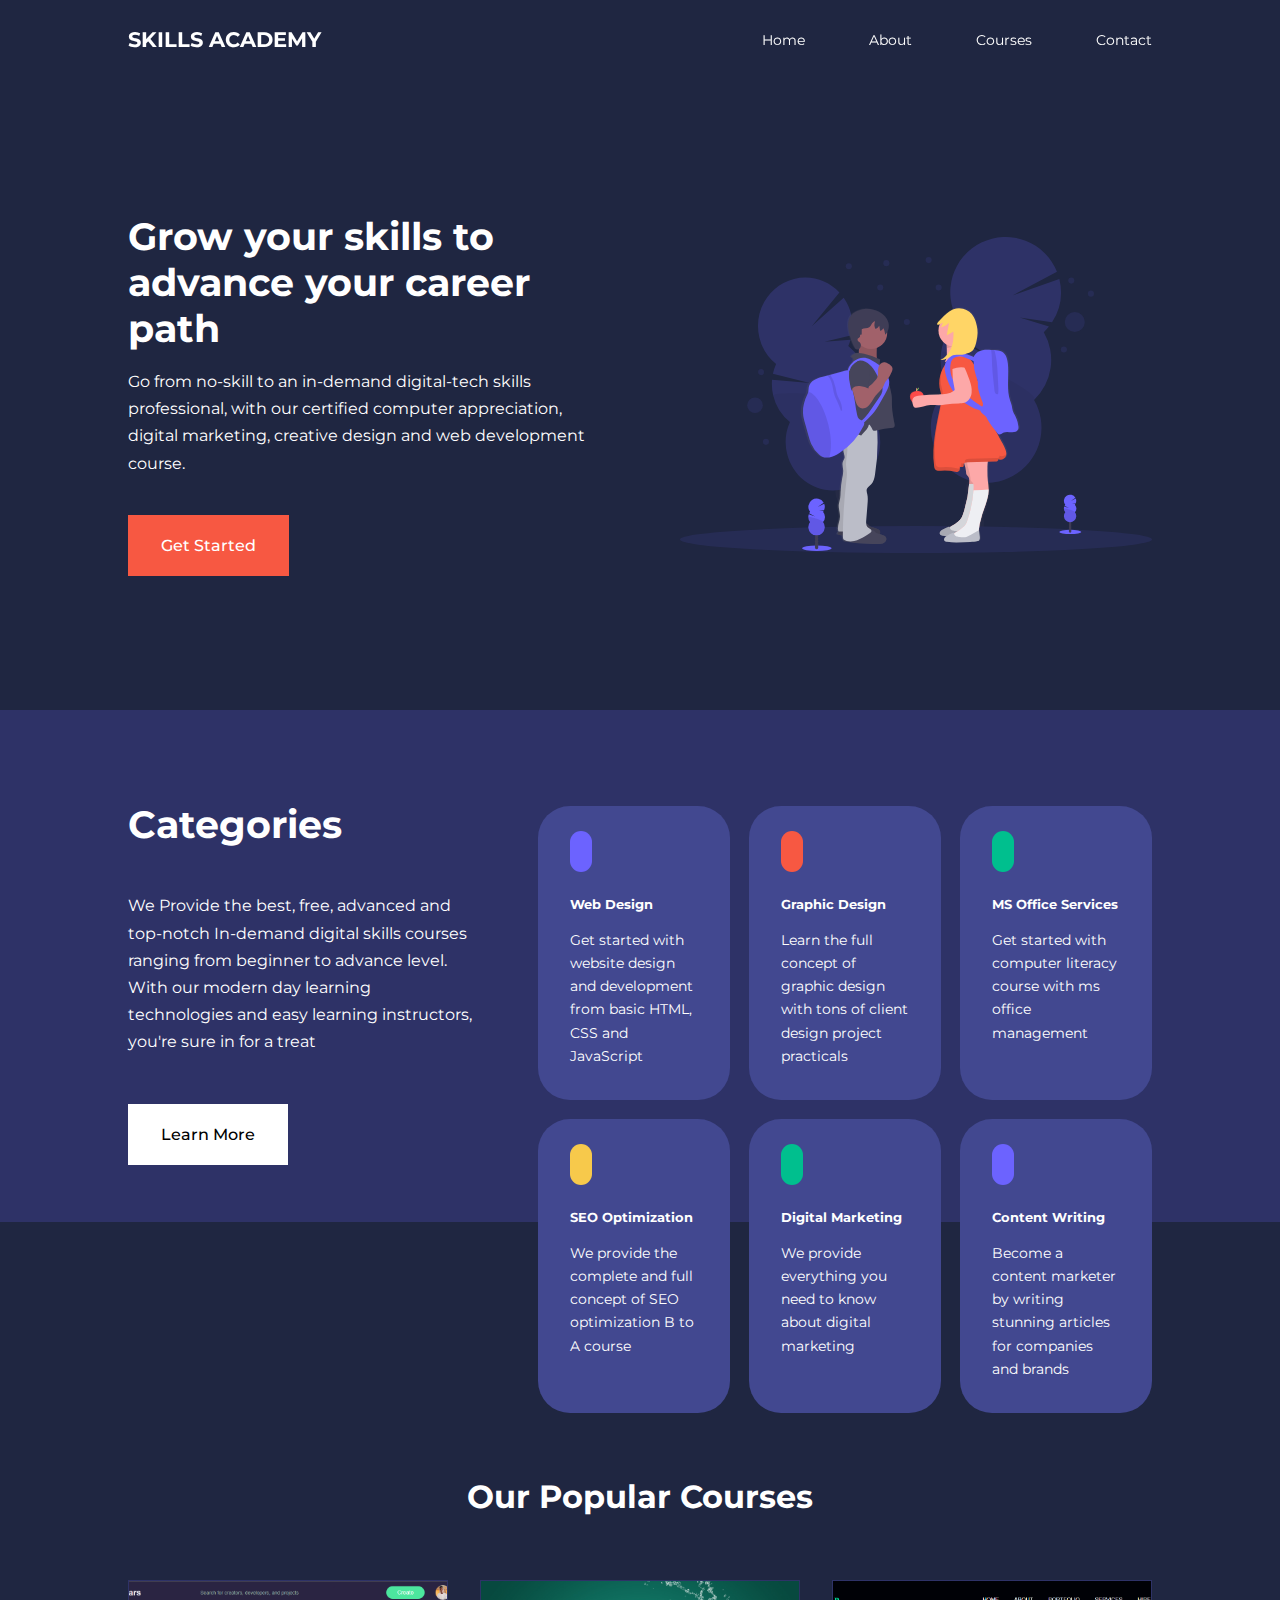
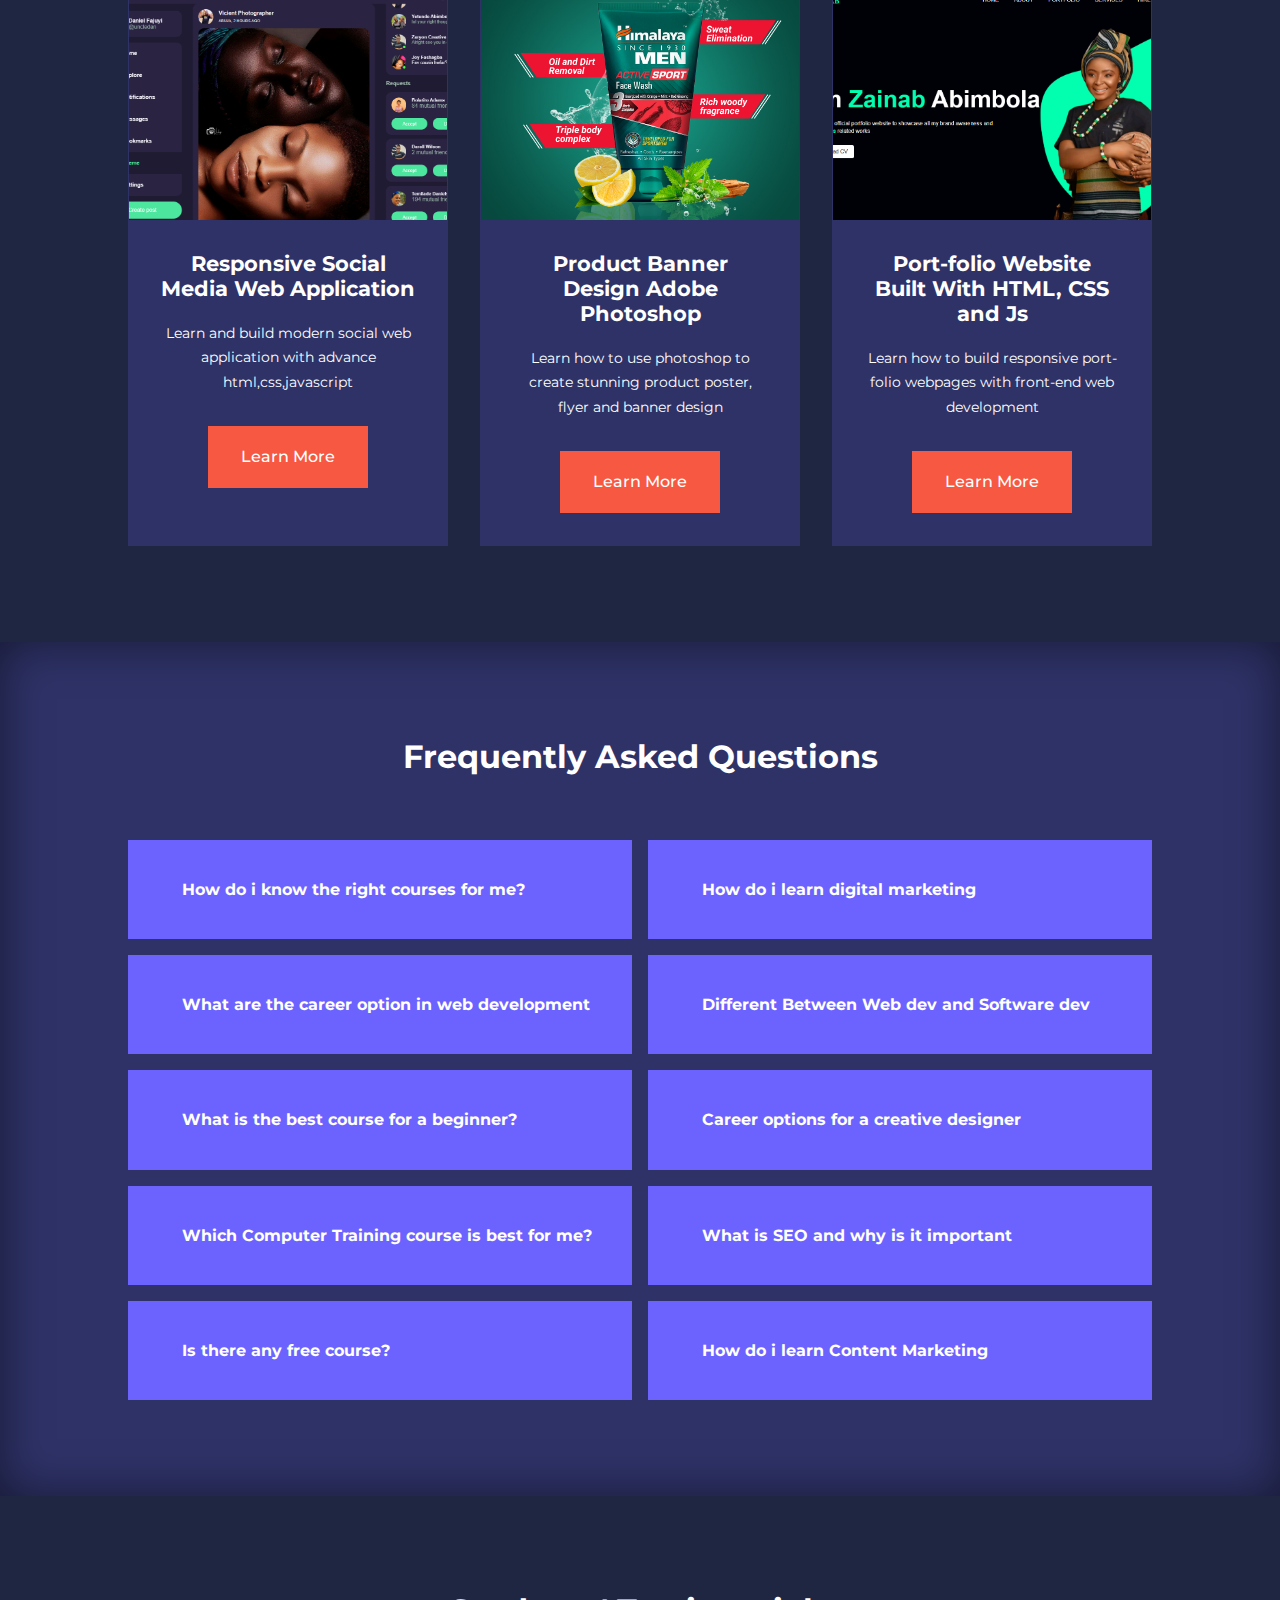
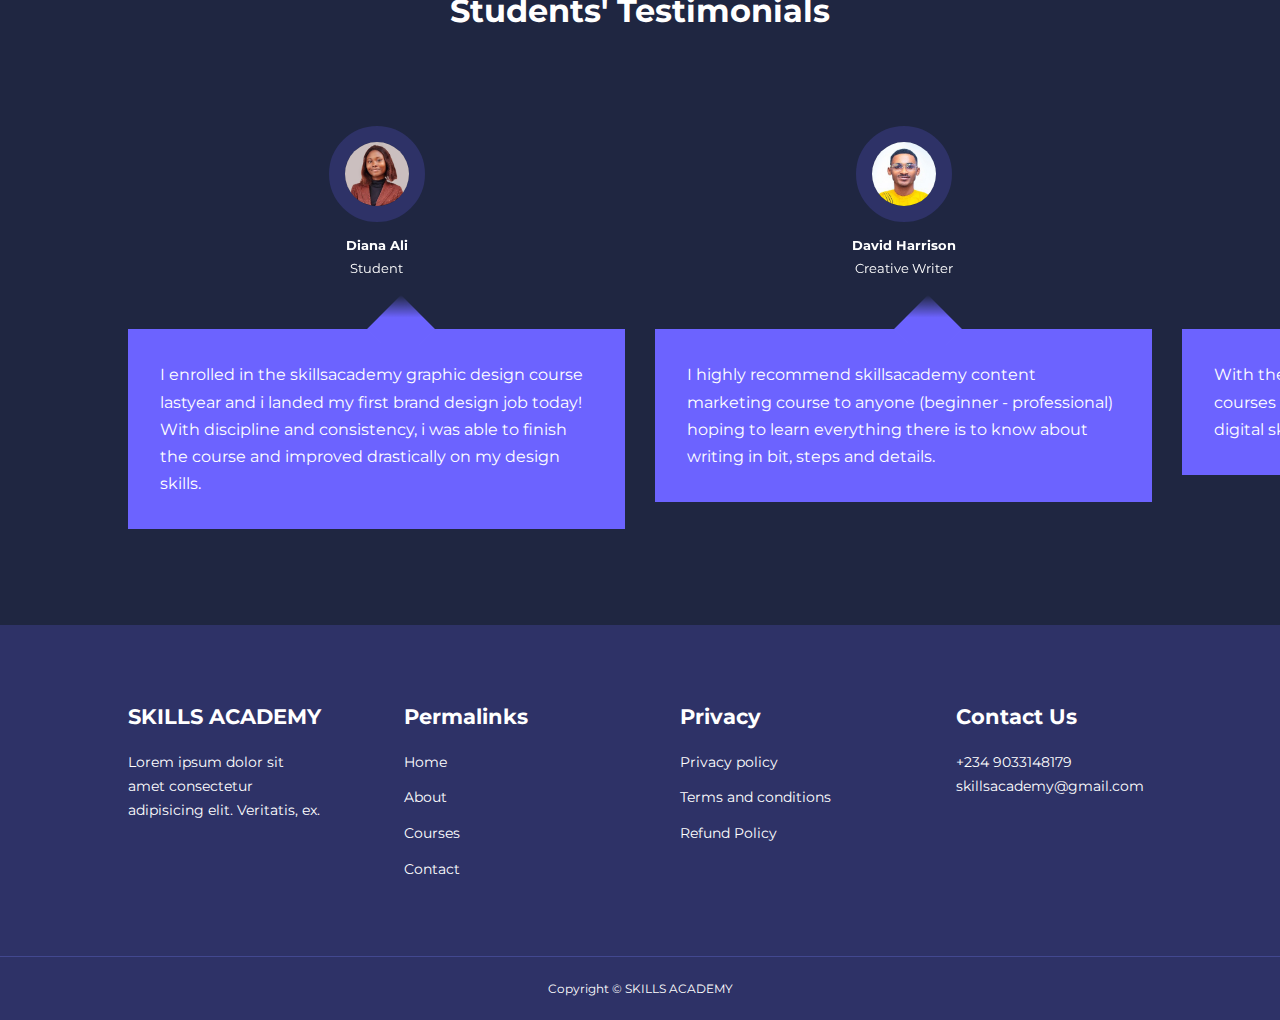
<file: Skills Academy Website Project/index.html>
<!DOCTYPE html>
<html lang="en">
<head>
    <meta charset="UTF-8">
    <meta http-equiv="X-UA-Compatible" content="IE=edge">
    <meta name="viewport" content="width=device-width, initial-scale=1.0">
    <title>Responsive Multipage Educational Website Using HTML, CSS & JavaScript</title>

    <!-- ICONSCOUT CDN -->
    <link rel="stylesheet" href="https://unicons.iconscout.com/release/v4.0.0/css/line.css">


    <!-- GOOGLE FONTS (MONTSERRAT)-->
    <link rel="preconnect" href="https://fonts.googleapis.com">
<link rel="preconnect" href="https://fonts.gstatic.com" crossorigin>
<link href="https://fonts.googleapis.com/css2?family=Montserrat:wght@300;400;500;600;700;800;900&display=swap" rel="stylesheet">

<!-- Swiper JS-->
<link
  rel="stylesheet"
  href="https://unpkg.com/swiper@8/swiper-bundle.min.css"/>


<link rel="stylesheet" href="./css/style.css">
</head>
<body>
    <nav>
        <div class="container nav__container">
            <a href="index.html"><h4>SKILLS ACADEMY</h4></a>
            <ul class="nav__menu">
                <li><a href="index.html">Home</a></li>
                <li><a href="about.html">About</a></li>
                <li><a href="courses.html">Courses</a></li>
                <li><a href="contact.html">Contact</a></li>
            </ul>
            <!--buttons settings from iconscout-->
            <button id="open-menu-btn"><i class="uil uil-bars"></i></button>
            <button id="close-menu-btn"><i class="uil uil-multiply"></i></button>
        </div> 
    </nav>
    <!--********************End Of NAVBAR***************-->



     <!--**********HEADER BEGINS***************-->
    <header>
        <div class="container header__container">
            <div class="header__left">
                <h1>Grow your skills to advance your career path</h1>
                <p>
                    Go from no-skill to an in-demand digital-tech skills professional, with our certified computer
                    appreciation, digital marketing, creative design and web development course.
                </p>
                <a href="courses.html" class="btn btn-primary">Get Started</a>
            </div>

            <div class="header__right">
                <div class="header__right.image">
                    <img src="./images/undraw_true_friends_c-94-g.svg">
                </div>
            </div>
        </div>
    </header>
    <!--**********END OF HEADER***************-->




    <!--**********CATEGORIES BEGINS***************-->
    <section class="categories">
        <div class="container categories__container">
            <div class="categories__left">
                <h1>Categories</h1>
                <p>
                    We Provide the best, free, advanced and top-notch
                    In-demand digital skills courses ranging from beginner to advance level. 
                    With our modern day learning technologies and easy learning instructors, you're sure in for a treat
                </p>
                <a href="a" class="btn">Learn More</a>
            </div>

            <div class="categories__right">
                <article class="category">
                    <span class="category__icon"><i class="uil uil-brackets-curly"></i></span>
                    <h5>Web Design</h5>
                    <p> Get started with website design and development from basic HTML, CSS and JavaScript
                    </p>
                </article>

                <article class="category">
                    <span class="category__icon"><i class="uil uil-baby-carriage"></i></span>
                    <h5>Graphic Design</h5>
                    <p>Learn the full concept of graphic design with tons of client design project practicals 
                
                     
                    </p>
                </article>

                <article class="category">
                    <span class="category__icon"><i class="uil uil-atom"></i></span>
                    <h5>MS Office Services</h5>
                    <p>Get started with computer literacy course with ms office management 
                    </p>
                </article>

                <article class="category">
                    <span class="category__icon"><i class="uil uil-desktop"></i></span>
                    <h5>SEO Optimization</h5>
                    <p>We provide the complete and full concept of SEO optimization B to A course  
                    </p>
                </article>

                <article class="category">
                    <span class="category__icon"><i class="uil uil-video"></i></span>
                    <h5>Digital Marketing</h5>
                    <p>We provide everything you need to know about digital marketing 
                    </p>
                </article>

                <article class="category">
                    <span class="category__icon"><i class="uil uil-google"></i></span>
                    <h5>Content Writing</h5>
                    <p>Become a content marketer by writing stunning articles for companies and brands  
                    </p>
                </article>
            </div>
        </div>
    </section>
  <!--**********END OF CATEGORIES***************--> 
 
  

    <!--********** COURSES BEGINS ***************-->
    <section class="courses">
        <h2>Our Popular Courses</h2>  
        <div class="container courses__container">
            <article class="course">
                <div class="course__image">
                    <a href="./images/popular_course1.png" target="_blank"><img src="./images/popular_course1.png" class="ima1"></a>
                </div>
                <div class="course__info">
                    <h4>Responsive Social Media Web Application</h4>
                    <p>
                        Learn and build modern social web application with 
                        advance html,css,javascript
                    </p>
                    <a href="courses.html" class="btn btn-primary">Learn More</a>
                </div>
            </article>

            <article class="course">
                <div class="course__image">
                    <a href="./images/popular_course2.jpg"><img src="./images/popular_course2.jpg" class="ima1"></a> 
                </div>
                <div class="course__info">
                    <h4>Product Banner Design Adobe Photoshop</h4>
                    <p>
                    Learn how to use photoshop to create stunning product poster, flyer and banner design
                    </p>
                    <a href="courses.html" class="btn btn-primary">Learn More</a>
                </div>
            </article>

            <article class="course">
                <div class="course__image">
                    <a href="./images/popular_course3.png" target="_blank"><img src="./images/popular_course3.png" class="ima1"></a>
                </div>
                <div class="course__info">
                    <h4> Port-folio Website Built With HTML, CSS and Js</h4>
                    <p>
                        Learn how to build responsive port-folio webpages with front-end web development
                    </p>
                    <a href="courses.html" class="btn btn-primary">Learn More</a>
                </div>
            </article>
        </div>
    </section>            

      <!--********** END OF COURSES ***************-->




      <!--********** FAQS BEGINS ***************-->
      <section class="faqs">
          <h2>Frequently Asked Questions</h2>
          <div class="container faqs__container">
            <article class="faq"> 
                <div class="faq__icon"><i class="uil uil-plus"></i></div>
                <div class="question__answer">
                    <h4>How do i know the right courses for me?</h4>
                      <p>
                          Knowing the right course for you is easy if you can identify
                          the course that fit in to your career path 
                          As a beginner, i'll recommended starting of with computer appreciation
                          
                          
                      </p>
                </div>
            </article>
           
            <article class="faq"> 
                <div class="faq__icon"><i class="uil uil-plus"></i></div>
                <div class="question__answer">
                    <h4>How do i learn digital marketing</h4>
                      <p>
                          Digital marketing start by understanding the various layers of digital marketing
                          ranging from social media to web to ppc etc
                          Digital marketing is a great course to learn in this world of advance digitaliazation 
                      </p>
                </div>
            </article>

            <article class="faq"> 
                <div class="faq__icon"><i class="uil uil-plus"></i></div>
                <div class="question__answer">
                    <h4>What are the career option in web development</h4>
                      <p>
                          Web development has many branches that you can choose for your career, eg. 
                          Front-end & Back-end dev, web 3, devOps, cloudcomputing and many more.
                      </p>
                </div>
            </article>

            <article class="faq"> 
                <div class="faq__icon"><i class="uil uil-plus"></i></div>
                <div class="question__answer">
                    <h4>Different Between Web dev and Software dev</h4>
                      <p>
                         Web dev is the building, structure and maintainance of wedpages availiable on the web
                         Software dev is the building of application and system software for users on different platform
                      </p>
                </div>
            </article>

            <article class="faq"> 
                <div class="faq__icon"><i class="uil uil-plus"></i></div>
                <div class="question__answer">
                    <h4>What is the best course for a beginner?</h4>
                      <p>
                         For a beginner in tech, i would highly recommend starting from the fundamentals and basic of computer 
                         with our computer appreciation course to get you started in the tech industry.
                      </p>
                </div>
            </article>

            <article class="faq"> 
                <div class="faq__icon"><i class="uil uil-plus"></i></div>
                <div class="question__answer">
                    <h4>Career options for a creative designer</h4>
                      <p> 
                       As a creative designer, there are tons of branches in designing, eg. UI/UX design
                       Graphic Design, Product Design, Infographics and many more...
                      </p>
                </div>
            </article>

            <article class="faq"> 
                <div class="faq__icon"><i class="uil uil-plus"></i></div>
                <div class="question__answer">
                    <h4>Which Computer Training course is best for me? </h4>
                      <p>
                        I highly recommend students to start with MS Office package course,
                         it's statistically the best computer training course for a newbie.
                      </p>
                </div>
            </article>

            <article class="faq"> 
                <div class="faq__icon"><i class="uil uil-plus"></i></div>
                <div class="question__answer">
                    <h4>What is SEO and why is it important</h4>
                      <p>
                          Search engine optimization popularly known as (SEO) is the optimization of businesses, brands, webpages, 
                          social profile and informations to be visible on the search engine. This allows potential target audience to locate
                          and interact with your business with ease.
                      </p>
                </div>
            </article>

            <article class="faq"> 
                <div class="faq__icon"><i class="uil uil-plus"></i></div>
                <div class="question__answer">
                    <h4>Is there any free course?</h4>
                      <p>
                          All our courses here at <a href="index.html"><b>skillsacademy</b></a> are totally free for anyone 
                          to enrol, the goal is to equip quality techstars for the future economy.
                      </p>
                </div>
            </article>

            <article class="faq"> 
                <div class="faq__icon"><i class="uil uil-plus"></i></div>
                <div class="question__answer">
                    <h4>How do i learn Content Marketing</h4>
                      <p>
                        Content marketing is the creation of creative, stunning and highend content for a brand or company through blog/article 
                        writing, social media post etc. <a href="index.html"><b>skillsacademy</b></a> offers the best content marketing course
                        on the internet
                      </p>
                </div>
            </article>
          </div>
      </section>

      <!--********** FAQS ENDS ***************-->





      <section class="container testimonials__Container mySwiper">
          <h2>Students' Testimonials</h2>
          <div class="swiper-wrapper">
              <article class="testimonial swiper-slide">
                  <div class="avatar">
                      <img src="./images/joy.jpg" alt="">
                  </div>
                  <div class="testimonial__info">
                      <h5>Diana Ali</h5>
                      <small>Student</small>
                  </div>
                  <div class="testimonial__body">
                      <p>
                        I enrolled in the skillsacademy graphic design course lastyear and i landed my first brand design job today! 
                        With discipline and consistency, i was able to finish the course and improved drastically on my design skills.
                      </p>
                  </div>
              </article>

              <article class="testimonial swiper-slide">
                <div class="avatar">
                    <img src="./images/graphic designer.jpg" alt="">
                </div>
                <div class="testimonial__info">
                    <h5>David Harrison</h5>
                    <small>Creative Writer</small>
                </div>
                <div class="testimonial__body">
                    <p>
                      I highly recommend skillsacademy content marketing course to anyone (beginner - professional) hoping to learn everything there is to know about
                      writing in bit, steps and details. 
                    </p>
                </div>
            </article>
            
            <article class="testimonial swiper-slide">
                <div class="avatar">
                    <img src="./images/k.jpg" alt="">
                </div>
                <div class="testimonial__info">
                    <h5>Isreal Rex</h5>
                    <small>Web Developer</small>
                </div>
                <div class="testimonial__body">
                    <p>
                      With the level of high class content and top-notch courses tutorials, Skills Academy is basically the best digital skills training website on the internet today.
                    </p>
                </div>
            </article>

            <article class="testimonial swiper-slide">
                <div class="avatar">
                    <img src="./images/tm9.jpeg" alt="">
                </div>
                <div class="testimonial__info">
                    <h5>Olamide Adedeji</h5>
                    <small>Studemt</small>
                </div>
                <div class="testimonial__body">
                    <p>
                      Lorem ipsum, dolor sit amet consectetur adipisicing elit.
                      In amet perspiciatis veritatis optio ut temporibus quia saepe maiores dolore corporis.
                    </p>
                </div>
            </article>

            <article class="testimonial swiper-slide">
                <div class="avatar">
                    <img src="./images/tm6.jpeg" alt="">
                </div>
                <div class="testimonial__info">
                    <h5>David Kalu</h5>
                    <small>Web Designer</small>
                </div>
                <div class="testimonial__body">
                    <p>
                      Lorem ipsum, dolor sit amet consectetur adipisicing elit.
                      In amet perspiciatis veritatis optio ut temporibus quia saepe maiores dolore corporis.
                    </p>
                </div>
            </article>
          </div>
      </section>















   
      




        <footer>
            <div class="container footer__container">
                <div class="footer__1">
                    <a href="index.html" class="footer__logo"><h4>SKILLS ACADEMY</h4></a>
                    <p>
                       Lorem ipsum dolor sit amet consectetur adipisicing elit. Veritatis, ex.
                    </p>
                </div>

                <div class="footer__2">
                    <h4>Permalinks</h4>
                    <ul class="Permalinks">
                        <li><a href="index.html">Home</a></li>
                        <li><a href="about.html">About</a></li>
                        <li><a href="courses.html">Courses</a></li>
                        <li><a href="contact.html">Contact</a></li>
                    </ul>
                </div>

                <div class="footer__3">
                    <h4>Privacy</h4>
                    <ul class="privacy">
                        <li><a href="#">Privacy policy</a></li>
                        <li><a href="#">Terms and conditions</a></li>
                        <li><a href="#">Refund Policy</a></li>   
                    </ul>
                </div>

                <div class="footer__4">
                    <h4>Contact Us</h4>
                    <div>
                        <p>+234 9033148179</p>
                        <p>skillsacademy@gmail.com</p>
                    </div>

                    <ul class="footer__socials">
                        <li>
                            <a href="#"><i class="uli uil-facebook-f"></i></a>
                        </li>
                        <li>
                            <a href="#"><i class="uli uil-instagram-alt"></i></a>
                        </li>
                        <li>
                            <a href="#"><i class="uli uil-twitter"></i></a>
                        </li>
                        <li>
                            <a href="#"><i class="uli uil-linkedin-alt"></i></a>
                        </li>  
                    </ul>
                </div>
           
            </div>
            <div class="footer__copyright">
                <small>Copyright &copy; SKILLS ACADEMY</small>
            </div>
        </footer>  

    <script src="./main.js"></script>
    <script src="https://unpkg.com/swiper@8/swiper-bundle.min.js"></script>       
    


    <script> var swiper = new Swiper(".mySwiper", {
    slidesPerView: 3,
    spaceBetween: 30,
    pagination: {
      el: ".swiper-pagination",
      clickable: true,
    },
    // when window width is >=600px
  breakpoints:{
      600: {
        slidesPerView: 2
      }
    }
  }); 
  
    </script>

</body>
</html>
</file>
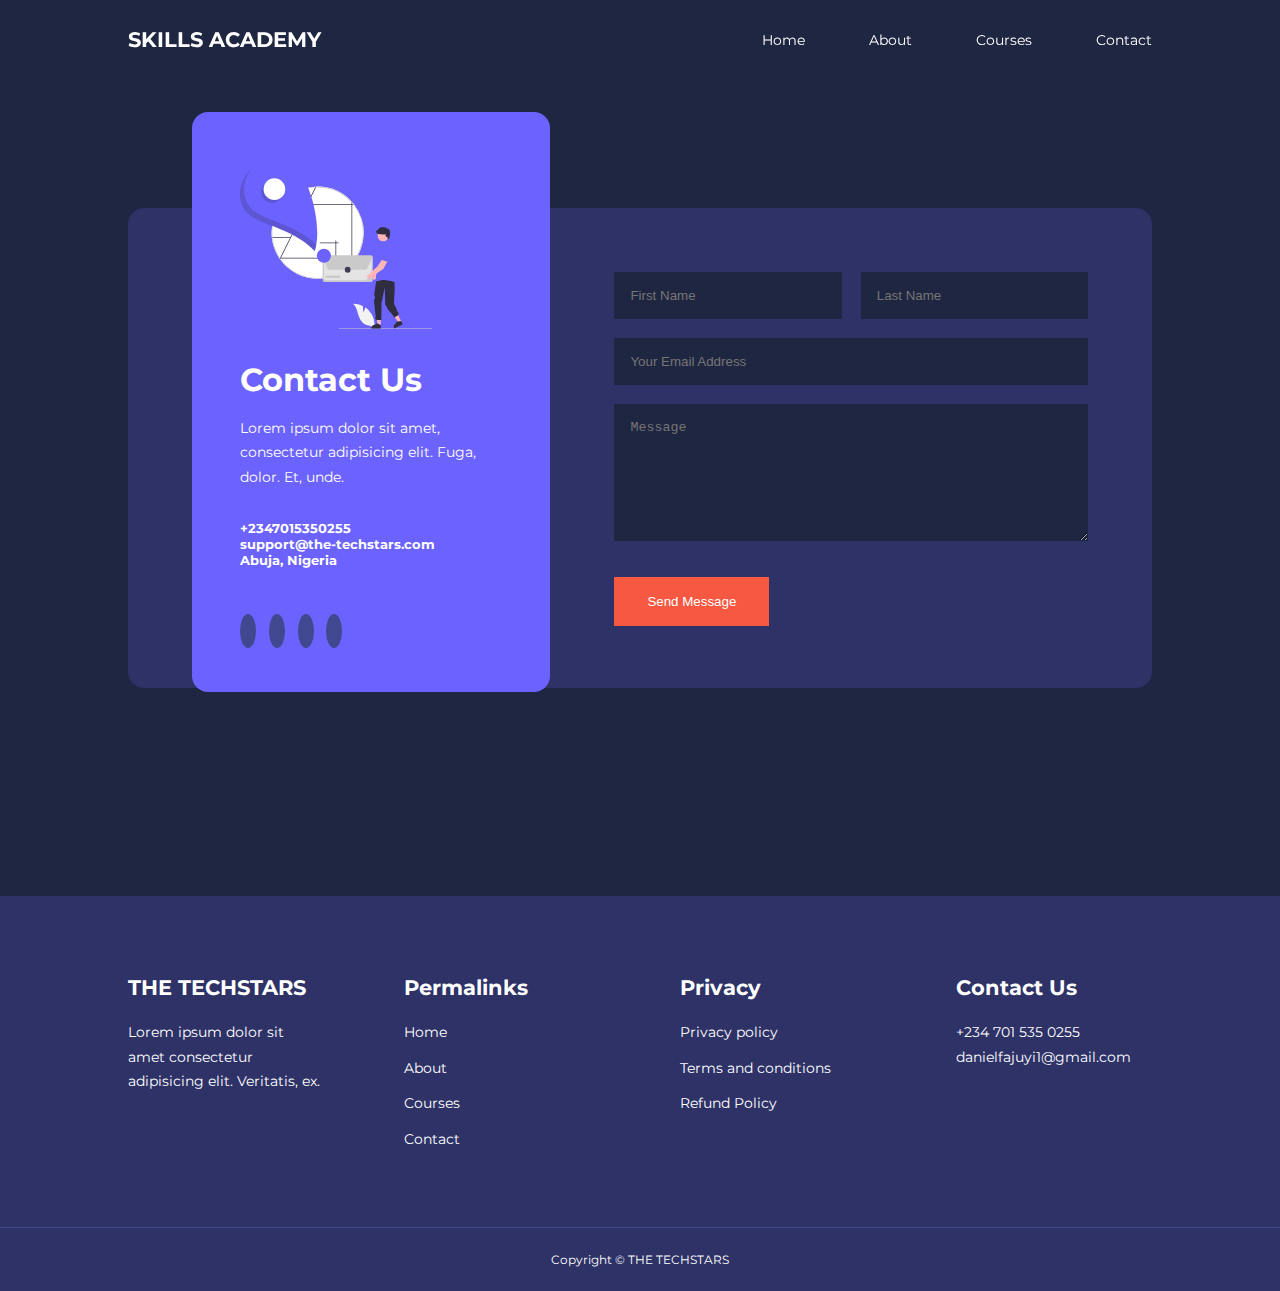
<file: Skills Academy Website Project/contact.html>
<!DOCTYPE html>
<html lang="en">
<head>
    <meta charset="UTF-8">
    <meta http-equiv="X-UA-Compatible" content="IE=edge">
    <meta name="viewport" content="width=device-width, initial-scale=1.0">
    <title>Responsive Multipage Educational Website Using HTML, CSS & JavaScript</title>

    <!-- ICONSCOUT CDN -->
    <link rel="stylesheet" href="https://unicons.iconscout.com/release/v4.0.0/css/line.css">


    <!-- GOOGLE FONTS (MONTSERRAT)-->
    <link rel="preconnect" href="https://fonts.googleapis.com">
<link rel="preconnect" href="https://fonts.gstatic.com" crossorigin>
<link href="https://fonts.googleapis.com/css2?family=Montserrat:wght@300;400;500;600;700;800;900&display=swap" rel="stylesheet">


<link rel="stylesheet" href="./css/style.css">
<link rel="stylesheet" href="./css/contact.css">
</head>
<body>
    <nav>
        <div class="container nav__container">
            <a href="index.html"><h4>SKILLS ACADEMY</h4></a>
            <ul class="nav__menu">
                <li><a href="index.html">Home</a></li>
                <li><a href="about.html">About</a></li>
                <li><a href="courses.html">Courses</a></li>
                <li><a href="contact.html">Contact</a></li>
            </ul>
            <!--buttons settings from iconscout-->
            <button id="open-menu-btn"><i class="uil uil-bars"></i></button>
            <button id="close-menu-btn"><i class="uil uil-multiply"></i></button>
        </div> 
    </nav>
    <!--********************End Of NAVBAR***************-->







    <section class="contact">
        <div class="container contact__container">
            <aside class="contact__aside">
                <div class="aside__image">
                    <img src="./images/undraw_delivery_address_re_cjca.svg">
                </div>
                <h2>Contact Us</h2>
                <p>
                    Lorem ipsum dolor sit amet, consectetur adipisicing elit. Fuga, dolor. Et, unde.
                </p>
                <ul class="contact__details">
                 <li>
                    <i class="uil uil-phone-times"></i>
                    <h5>+2347015350255</h5>
                    </li>
                    <li>
                    <i class="uil uil-envelop"></i>
                    <h5>support@the-techstars.com</h5>
                 </li>
                    <li>
                    <i class="uil uil-location-point"></i>
                    <h5>Abuja, Nigeria</h5>
                    </li>
                </ul>
                <ul class="contact__socials">
                    <li><a href="https://facebook.com" target="_blank"><i class="uil uil-facebook-f"></i></a></li>
                    <li><a href="https://instagram.com" target="_blank"><i class="uil uil-instagram"></i></a></li>
                    <li><a href="https://twitter.com" target="_blank"><i class="uil uil-twitter-alt"></i></a></li>
                    <li><a href="https://linkedin.com" target="_blank"><i class="uil uil-linkedin-alt"></i></a></li>
                </ul>
            </aside>




            <form action="https://formspree.io/f/mayvlaqj" method="POST">
                <div class="form__name">
                    <input type="text" name="First Name" placeholder="First Name" required>
                    <input type="text" name="Last Name" placeholder="Last Name" required>  
                </div>
                <input type="email" name="Email Address" placeholder="Your Email Address" required>
                <textarea name="Message" rows="7" placeholder="Message" required ></textarea>
                <button type="submit" class="btn btn-primary">Send Message</button>
            </form>
        </div>
    </section>



    <!--********************FOOTER SECTION BEGINS***************-->
    <footer>
        <div class="container footer__container">
            <div class="footer__1">
                <a href="index.html" class="footer__logo"><h4>THE TECHSTARS</h4></a>
                <p>
                   Lorem ipsum dolor sit amet consectetur adipisicing elit. Veritatis, ex.
                </p>
            </div>

            <div class="footer__2">
                <h4>Permalinks</h4>
                <ul class="Permalinks">
                    <li><a href="index.html">Home</a></li>
                    <li><a href="about.html">About</a></li>
                    <li><a href="courses.html">Courses</a></li>
                    <li><a href="contact.html">Contact</a></li>
                </ul>
            </div>

            <div class="footer__3">
                <h4>Privacy</h4>
                <ul class="privacy">
                    <li><a href="#">Privacy policy</a></li>
                    <li><a href="#">Terms and conditions</a></li>
                    <li><a href="#">Refund Policy</a></li>   
                </ul>
            </div>

            <div class="footer__4">
                <h4>Contact Us</h4>
                <div>
                    <p>+234 701 535 0255</p>
                    <p>danielfajuyi1@gmail.com</p>
                </div>

                <ul class="footer__socials">
                    <li>
                        <a href="#"><i class="uli uil-facebook-f"></i></a>
                    </li>
                    <li>
                        <a href="#"><i class="uli uil-instagram-alt"></i></a>
                    </li>
                    <li>
                        <a href="#"><i class="uli uil-twitter"></i></a>
                    </li>
                    <li>
                        <a href="#"><i class="uli uil-linkedin-alt"></i></a>
                    </li>  
                </ul>
            </div>
       
        </div>
        <div class="footer__copyright">
            <small>Copyright &copy; THE TECHSTARS</small>
        </div>
    </footer>  

<script src="./main.js"></script>
</body>
</html>
</file>
<file: Skills Academy Website Project/css/style.css>
* {
    margin: 0;
    padding: 0;
    border: 0; 
    outline: 0;
    text-decoration: none;
    list-style: none;
    box-sizing: border-box;
}

:root {
    --color-primary: #6c63ff;
    --color-success: #00bf8e;
    --color-warning: #f7c94b;
    --color-danger: #f75842;
    --color-danger-variant: rgba(247, 88, 66, 0.4);
    --color-white: #fff;
    --color-light: rgba(255, 255, 255, 0.7);
    --color-black: #000;
    --color-bg: #1f2641;
    --color-bg1: #2e3267;
    --color-bg2: #424890;

    --container-width-lg: 80%;
    --container-width-md: 90%;
    --container-width-sm: 94%;

    --transition: all 400ms ease;
}

body {
    font-family: 'Montserrat', sans-serif;
    line-height: 1.7;
    color: var(--color-white);
    background: var(--color-bg);
}

.container {
    width: var(--container-width-lg);
    margin: 0 auto;
}

section { 
  padding: 6rem 0;
}

section h2 {
    text-align: center;
    margin-bottom: 4rem;
}

h1,
h2,
h3,
h4,
h5 {
    line-height: 1.2; 
}

h1 {
    font-size: 2.4rem;
}

h2 {
    font-size: 2rem;
}

h3{
    font-size: 1.5rem;
}

h4{
    font-size: 1.3rem;
}

a {
    color: var(--color-white);
}

img {
    width: 100%;
    display: block;
    object-fit: cover;
}

.btn {
    display: inline-block;
    background: var(--color-white);
    color: var(--color-black);
    padding: 1rem 2rem;
    border: 1px solid transparent;
    font-weight: 500;
    transition: var(--transition);
}

.btn:hover {
    background: transparent;
    color: var(--color-white);
    border-color: var(--color-white);
}

.btn-primary {
    background: var(--color-danger);
    color: var(--color-white);
}

/* ................ NAVBAR ........... */

nav {
    background: transparent;
    width: 100vw;
    height: 5rem;
    position: fixed;
    top: 0;
    z-index: 11;
}
/* change navbar styles on scroll using javascript */ /* Do this only after you're done with the category section */
.window-scroll {
    background: var(--color-primary);
    box-shadow: 0 1rem 2rem rgba(0, 0, 0, 0.2);
}
/* end change */

.nav__container {
    height: 100%;
    display: flex;
    justify-content: space-between;
    align-items: center;
}

nav button {
    display: none;
}
.nav__menu {
    display: flex;
    align-items: center;
    gap: 4rem;
}

.nav__menu a {
    font-size: 0.9rem;
    transition: var(--transition);
}

.nav__menu a:hover {
    color: var(--color-bg2)
}

/* ****************HEADER************** */
header {
    position: relative;
    top: 5rem;
    overflow: hidden;
    height: 70vh;
    margin-bottom: 5rem;
}

.header__container {
    display: grid;
    grid-template-columns: 1fr 1fr;
    align-items: center;
    gap: 5rem;
    height: 100%
}

.header__left p {
    margin: 1rem 0 2.4rem;
}

/* ****************CATEGORIES************** */
.categories {
    background: var(--color-bg1);
    height: 32rem;
}

.categories h1{
    line-height: 1;
    margin-bottom: 3rem;
}

.categories__container {
    display: grid;
    grid-template-columns: 40% 60%;
    /* gap: 4rem; */
}
.categories__left {
    margin-right: 4rem;
}

.categories__left p {
    margin: 1rem 0 3rem;
}

.categories__right {
    display: grid;
    grid-template-columns: repeat(3, 1fr);
    gap: 1.2rem;
}

.category {
    background: var(--color-bg2);
    padding: 2rem;
    border-radius: 2rem; 
    transition: var(--transition);
}

.category:hover {
    box-shadow: 0 3rem 3rem rgba(0, 0, 0, 0.3);
    z-index: 1;
}
/* Style the icon before the pseudo selector */
.category:nth-child(2) .category__icon {
    background: var(--color-danger);
}

.category:nth-child(3) .category__icon {
    background: var(--color-success);
}

.category:nth-child(4) .category__icon {
    background: var(--color-warning);
}

.category:nth-child(5) .category__icon {
    background: var(--color-success);
}
/* End Styling of pseudo selector */
.category__icon {
    background: var(--color-primary);
    padding: 0.7rem;
    border-radius: 0.9rem;
}

.category h5 {
    margin: 2rem 0 1rem;
}

.category p {
    font-size: 0.85rem;
}

/* ****************END OF CATEGORIES************** */
.courses {
    margin-top: 10rem;
}

.courses__container {
    display: grid;
    grid-template-columns: repeat(3, 1fr);
    gap: 2rem;
}

.ima1 {
    aspect-ratio: 4/3;
    cursor: pointer;
}

.vid1 {
    width: 100%;
    cursor: pointer;
    
}


.course {
    background: var(--color-bg1);
    text-align: center;
    border: 1px solid transparent;
    transition: var(--transition);
}

.course:hover {
    background: transparent;
    border-color: var(--color-primary);
}

.course__info {
    padding: 2rem;
}

.course__info p {
    margin: 1.2rem 0 2rem;
    font-size: 0.9rem;
}

/* ****************FAQ BEGINS ************** */
.faqs {
    background: var(--color-bg1);
    box-shadow: inset 0 0 3rem rgba(0, 0, 0, 0.5);
}

.faqs__container {
    display: grid;
    grid-template-columns: 1fr 1fr;
    gap: 1rem;
}

.faq {
    padding: 2rem;
    display: flex;
    align-items: center;
    gap: 1.4rem;
    height: fit-content;
    background: var(--color-primary);
    cursor: pointer;
}

.faq h4 {
    font-size: 1rem;
    line-height: 2.2;
}

.faq__icon {
    align-self: flex-start;
    font-size: 1.2rem;
}

.faq p{
    margin-top: 0.8rem;
    display: none;
}

.faq.open p{
    display: block;
}

/* ****************TESTIMONIALS************** */
.testimonials__container {
    overflow-x: hidden;
    position: relative;
    margin-bottom: 5rem;
}

.testimonial {
    padding-top: 2rem;
}

.avatar {
    width: 6rem;
    height: 6rem;
    border-radius: 50%;
    overflow: hidden;
    margin: 0 auto 1rem;
    border: 1rem solid var(--color-bg1);
}

.testimonial__info {
    text-align: center;
}

.testimonial__body {
    background: var(--color-primary);
    padding: 2rem;
    margin-top: 3rem;
    position: relative;
}

.testimonial__body::before {
    content: "";
    display: block;
    background: linear-gradient(
        135deg, 
        transparent, 
        var(--color-primary),
        var(--color-primary),
        var(--color-primary)
        );
    width: 3rem;
    height: 3rem;
    position: absolute;
    left: 50%;
    top: -1.5rem;
    transform: rotate(45deg);
}

/*********** FOOTER *************** */
footer {
    background: var(--color-bg1);
    padding-top: 5rem;
    font-size: 0.9rem;
}

.footer__container {
    display: grid;
    grid-template-columns: repeat(4, 1fr);
    gap: 5rem;
}

.footer__container > div h4 {
    margin-bottom: 1.2rem;
}

.footer__1 p {
    margin: 0 0 2rem;
}

footer ul li {
    margin-bottom: 0.7rem;
}

footer ul li a:hover {
    text-decoration: underline;
}

.footer__socials{
    display: flex;
    gap: 1rem;
    font-size: 1.2rem;
    margin-top: 2rem;
}

.footer__copyright {
    text-align: center;
    margin-top: 4rem;
    padding: 1.2rem 0;
    border-top: 1px solid var(--color-bg2)
}

/* ****************** MEDIA QUERIES (TABLETS) **************** */

@media screen and (max-width: 1024px) {
  .container {
      width: var(--container-width-md);
  }

  h1 {
      font-size: 2.2rem;
  }

  h2 {
      font-size: 1.7rem;
  }

  h3{
      font-size: 1.4rem;
  }

  h4{
      font-size: 1.2rem;
  }

   /* ****************** NAVBAR **************** */
nav button {
    display: inline-block;
    background: transparent;
    font-size: 1.8rem;
    color: var(--color-white);
    cursor: pointer;
 }

 nav button#close-menu-btn {
    display: none;
    
 }

.nav__menu {
    position: fixed;
    top: 5rem;
    right: 5%;
    height: fit-content;
    width: 18rem;
    flex-direction: column;
    gap: 0;
    display: none;
    
}

.nav__menu li {
    width: 100%;
    height: 5.8rem;
    animation: animateNavItems 400ms linear forwards;
    transform-origin: top right;
    opacity: 0; 
    
}

.nav__menu li:nth-child(2) {
    animation-delay: 200ms;
}

.nav__menu li:nth-child(3) {
    animation-delay: 400ms;
}

.nav__menu li:nth-child(4) {
    animation-delay: 600ms;
}

@keyframes animateNavItems {
    0% {
        transform: rotateZ(-90deg) rotateX(90deg) scale(0.1);
    }

    100% {
        transform: rotateZ(0) rotateX(0) scale(1);
        opacity: 1;
    }
}

.nav__menu li a {
    background: var(--color-primary);
    box-shadow: -4rem 6rem 10rem rgba(0, 0, 0, 0.6);
    width: 100%;
    height: 100%;
    display: grid;
    place-items: center;
}

.nav__menu li a:hover {
    background: var(--color-bg2);
    color: var(--color-white);
}



















/* ************** HEADER **************/
header {
    height: 52vh;
    margin-bottom: 4rem;
}

.header__container {
    gap: 0;
    padding-bottom: 3rem;
}

/* *************** CATEGORIES ************ */
.categories {
    height: auto;
    animation-duration: var(--transition);
}

.categories__container{
    grid-template-columns: 1fr;
    gap: 3rem;
}

.categories__left {
    margin-right: 0;
}

/* *********POPULAR COURSES******** */
.courses {
    margin-top: 0;
}

.courses__container {
    grid-template-columns: 1fr 1fr;
}

/* ********* FAQs ******** */
.faqs__container {
    grid-template-columns: 1fr;
}

.faq {
    padding: 1.5rem;
}

/* ********* FOOTER ******** */
.footer__container {
    grid-template-columns: 1fr 1fr;
}
}




/* ********* MEDIA QUERIES (PHONES) ******** */

@media screen and (max-width: 600px) {

    .container {
        width: var(--container-width-sm);
    }

    /* ********* NAVBAR ******** */
    .nav__menu {
        right: 3%;
    }

    /* ********* HEADER ******** */
    header {
        height: 100vh;
    }

    .header__container {
        grid-template-columns: 1fr;
        text-align: center;
        margin-top: 0;
    }

    .header__left p {
        margin-bottom: 1.3rem;
    }
    
    /* ********* CATEGORIES ******** */
    .categories__right{
        grid-template-columns: 1fr 1fr;
        gap: 0.7rem;
    }

    .category {
        padding: 1rem;
        border-radius: 1rem;
    }

    .category__icon {
        margin-top: 4px;
        display: inline-block;
    }

    /* ********* POPULAR COURSES ******** */

    .courses__container {
        
        grid-template-columns: 1fr;
    }

    /* ********* TESTIMONIALS ******** */
    .testimonial__body {
        padding: 1.2rem;
    }

    /* *********  FOOTER  ******** */
    .footer__container {
        grid-template-columns: 1fr;
        text-align: center;
        gap: 2rem;
    }

    .footer_1 p {
        margin: 1rem auto;
    }

    .footer__socials {
        justify-content: center;
    }
    

    
}
</file>
<file: Skills Academy Website Project/css/contact.css>
.contact__container {
    background: var(--color-bg1);
    padding: 4rem;
    display: grid;
    grid-template-columns: 40% 60%;
    gap: 4rem;
    height: 30rem;
    margin: 7rem auto;
    border-radius: 1rem;
}

/* ==================== ASIDE ================== */
.contact__aside {
    background: var(--color-primary);
    padding: 3rem;
    border-radius: 1rem;
    position: relative;
    bottom: 10rem;
}

.aside__image {
    width: 12rem;
    margin-bottom: 2rem;
}

.contact__aside h2 {
    text-align: left;
    margin-bottom: 1rem;
}

.contact__aside p {
    font-size: 0.9rem;
    margin-bottom: 2rem;
}

.contact__detail li {
    display: flex;
    gap: 1rem;
    align-items: center;
    margin-bottom: 1rem;
}

.contact__socials {
    display: flex;
    gap: 0.8rem;
    margin-top: 3rem;
}

.contact__socials a {
    background: var(--color-bg2);
    padding: 0.5rem;
    border-radius: 50%;
    font-size: 0.9rem;
    transition: var(--transition);
}

.contact__socials a:hover {
    background: transparent;
   
}

/* =================== FORM ========== */

form {
    display: flex;
    flex-direction: column;
    gap: 1.2rem;
    margin-right: 4rem;
}

.form__name {
    display: flex;
    gap: 1.2rem;
}

.contact__form input[type="text"] {
   width: 50%; 
}

input, textarea {
    width: 100%;
    padding: 1rem;
    background: var(--color-bg); 
    color: var(--color-white);
}

form .btn {
    width: max-content;
    margin-top: 1rem;
    cursor: pointer;
}

/* =============== MEDIA QUERIES (TABLETS) ============ */
@media screen and (max-width: 1024px) {
   .contact {
        padding-bottom: 0; 
   } 

   .contact__container {
       gap: 1.5rem;
       margin-top: 3rem;
       height: auto;
       padding: 1.5rem;
   }
   .contact__aside {
       width: auto;
       padding: 1.5rem;
       bottom: 0;
   }

   form {
        align-self: center;
        margin-right: 1.5rem;
   }
}


/* =============== MEDIA QUERIES (MOBILES) ============ */
@media screen and (max-width: 600px) {
    .contact__container {
        grid-template-columns: 1fr;
        gap: 3rem;
        margin-top: 0;
        padding: 0;
    }

    form {
        margin: 0 1.5rem 3rem;
    }

    .form__name {
        flex-direction: column;
    }

    .form__name input[type="text"] {
    width: 100%;
    }
}
</file>
